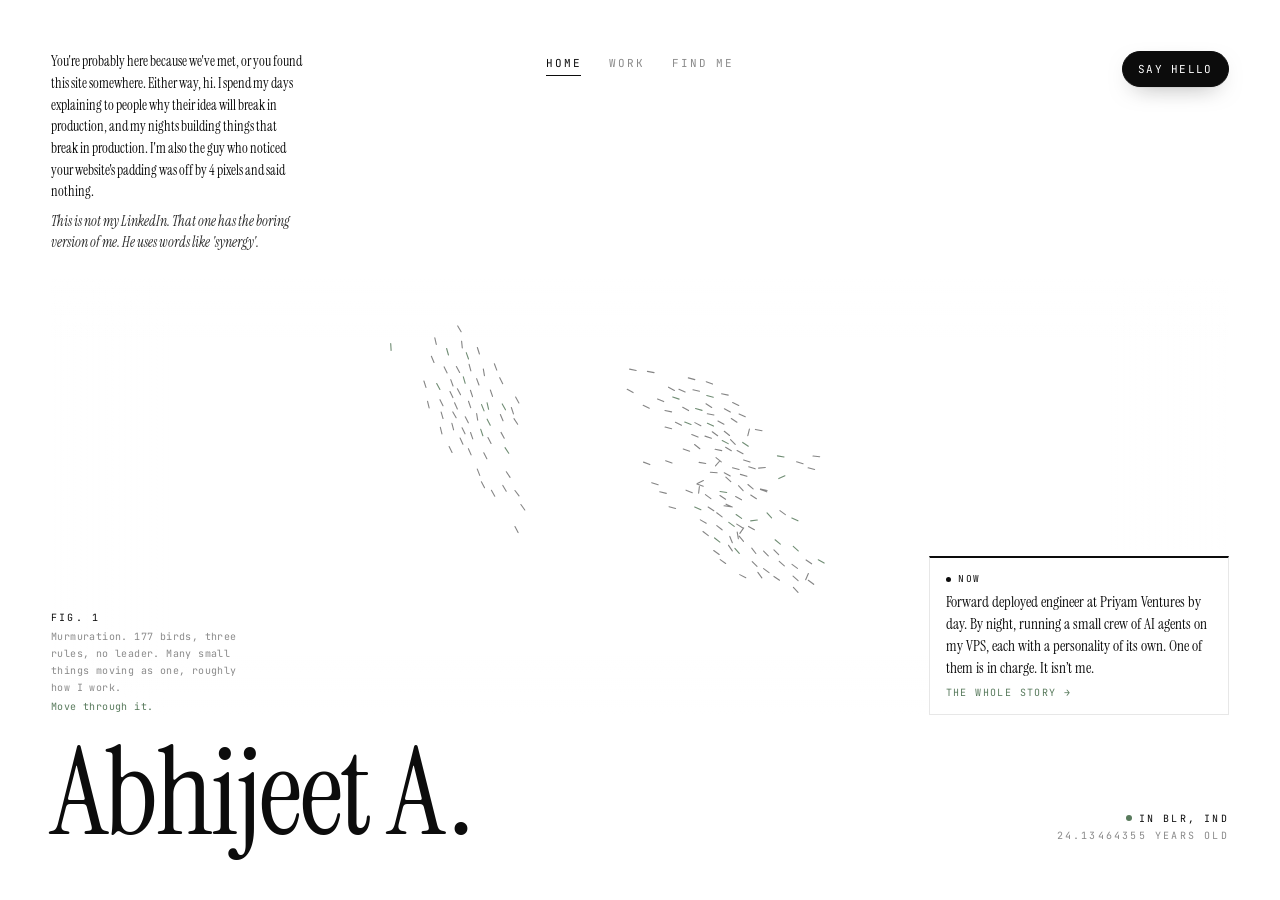
<file: index.html>
<!DOCTYPE html>
<html lang="en">
<head>
  <meta charset="utf-8" />
  <meta name="viewport" content="width=device-width, initial-scale=1" />
  <title>Abhijeet A. — fde · blr</title>
  <meta name="description" content="A generalist in Bangalore — design, code, communication, strategy. Forward deployed engineer at Priyam Ventures." />
  <link rel="canonical" href="https://abhijeet.space/" />

  <!-- ── Social preview ──────────────────────────────────────── -->
  <meta property="og:type" content="website" />
  <meta property="og:site_name" content="Abhijeet A." />
  <meta property="og:url" content="https://abhijeet.space/" />
  <meta property="og:title" content="Abhijeet A. — fde · blr" />
  <meta property="og:description" content="Speaks founder, marketing and engineer. The translator can also build — design, code and strategy, from Bangalore." />
  <meta property="og:image" content="https://abhijeet.space/assets/og.png" />
  <meta property="og:image:width" content="1200" />
  <meta property="og:image:height" content="630" />
  <meta property="og:image:type" content="image/png" />
  <meta property="og:image:alt" content="Abhijeet A. — speaks founder, marketing and engineer; the translator can also build." />
  <meta property="og:locale" content="en_US" />
  <meta name="twitter:card" content="summary_large_image" />
  <meta name="twitter:site" content="@abhjtanand" />
  <meta name="twitter:creator" content="@abhjtanand" />
  <meta name="twitter:title" content="Abhijeet A. — fde · blr" />
  <meta name="twitter:description" content="Speaks founder, marketing and engineer. The translator can also build — design, code and strategy, from Bangalore." />
  <meta name="twitter:image" content="https://abhijeet.space/assets/og.png" />
  <meta name="twitter:image:alt" content="Abhijeet A. — speaks founder, marketing and engineer; the translator can also build." />

  <!-- ── Icons & chrome ──────────────────────────────────────── -->
  <link rel="icon" type="image/png" href="./assets/favicon.png" />
  <link rel="apple-touch-icon" sizes="180x180" href="./assets/apple-touch-icon.png" />
  <link rel="manifest" href="./site.webmanifest" />
  <meta name="theme-color" content="#ffffff" />
  <meta name="apple-mobile-web-app-title" content="Abhijeet A." />

  <link rel="preconnect" href="https://fonts.googleapis.com" />
  <link rel="preconnect" href="https://fonts.gstatic.com" crossorigin />
  <link href="https://fonts.googleapis.com/css2?family=Instrument+Serif:ital@0;1&family=JetBrains+Mono:wght@400;500&display=swap" rel="stylesheet" />
  <link rel="stylesheet" href="styles.css" />

  <!-- ── Structured data ─────────────────────────────────────── -->
  <script type="application/ld+json">
  {
    "@context": "https://schema.org",
    "@type": "Person",
    "@id": "https://abhijeet.space/#person",
    "name": "Abhijeet A.",
    "givenName": "Abhijeet",
    "url": "https://abhijeet.space/",
    "image": "https://abhijeet.space/assets/og.png",
    "email": "mailto:hi@abhijeet.space",
    "description": "A generalist in Bangalore — design, code, communication, strategy.",
    "jobTitle": "Forward Deployed Engineer",
    "worksFor": {
      "@type": "Organization",
      "name": "Priyam Ventures",
      "url": "https://priyamventures.com/"
    },
    "address": {
      "@type": "PostalAddress",
      "addressLocality": "Bangalore",
      "addressRegion": "Karnataka",
      "addressCountry": "IN"
    },
    "knowsAbout": [
      "Software engineering",
      "UI/UX design",
      "Product strategy",
      "Self-hosting",
      "AI agents"
    ],
    "sameAs": [
      "https://twitter.com/abhjtanand",
      "https://github.com/abhijeetananddeo",
      "https://www.behance.net/anandabhijeet"
    ]
  }
  </script>
  <script type="application/ld+json">
  {
    "@context": "https://schema.org",
    "@type": "WebSite",
    "@id": "https://abhijeet.space/#website",
    "url": "https://abhijeet.space/",
    "name": "Abhijeet A.",
    "description": "A generalist in Bangalore — design, code, communication, strategy.",
    "inLanguage": "en",
    "publisher": { "@id": "https://abhijeet.space/#person" }
  }
  </script>
</head>
<body data-density="airy" data-rule="hairline">

  <main class="page">

    <!-- ── Top bar: intro | nav | CTA ──────────────────────────── -->
    <header class="topbar">

      <div class="intro reveal" style="--d:60ms">
        <p>You're probably here because we've met, or you found this site somewhere. Either way, hi. I spend my days explaining to people why their idea will break in production, and my nights building things that break in production. I'm also the guy who noticed your website's padding was off by 4 pixels and said nothing.</p>
        <p id="intro-random">I've never stayed in one lane. Turns out that was the right call.</p>
        <button class="intro-expand" type="button" aria-expanded="false">
          <span class="intro-expand-more">more</span>
          <span class="intro-expand-less">less</span>
        </button>
      </div>

      <nav class="nav reveal" style="--d:140ms" id="nav">
        <a href="#/" data-view="index" class="active">Home</a>
        <a href="#/work" data-view="work">Work</a>
        <a href="#/find" data-view="find">Find me</a>
      </nav>

      <button class="cta reveal" style="--d:220ms" id="cta-hello" type="button">
        <span class="cta-s cta-s-default">Say hello</span>
        <span class="cta-s cta-s-email" aria-hidden="true">
          <svg class="copy-icon" viewBox="0 0 14 14" width="12" height="12" fill="none" stroke="currentColor" stroke-width="1.5" stroke-linecap="round" stroke-linejoin="round">
            <path d="M5 1h6a1 1 0 0 1 1 1v8a1 1 0 0 1-1 1"/>
            <rect x="1" y="4" width="8" height="9" rx="1"/>
          </svg>
          <span class="cta-email">hi@abhijeet.space</span>
        </span>
        <span class="cta-s cta-s-copied" aria-hidden="true">
          <svg class="check-icon" viewBox="0 0 14 14" width="12" height="12" fill="none" stroke="currentColor" stroke-width="1.8" stroke-linecap="round" stroke-linejoin="round">
            <path d="M2.5 7.5 L5.5 10.5 L11.5 3.5"/>
          </svg>
          Copied
        </span>
        <span class="cta-sr" role="status" aria-live="polite"></span>
      </button>

    </header>

    <!-- ── Stage: switches between views ───────────────────────── -->
    <div class="stage reveal" style="--d:340ms">

      <!-- INDEX: animation lives here -->
      <section class="view view-index active" data-view="index" aria-label="Index">
        <div class="anim-wrap" id="anim-wrap">
          <div class="anim-vignette" aria-hidden="true"></div>
        </div>

        <div class="anim-foot">
          <p class="fig">
            <span class="fig-num">Fig. 1</span>
            <span class="fig-text">Murmuration. <span id="bird-count">Hundreds of</span> birds, three rules, no leader. Many small things moving as one, roughly how I work.</span>
            <span class="fig-hint" aria-hidden="true">Move through it.</span>
          </p>

          <a class="now-card" href="#/work">
            <span class="now-card-label">Now</span>
            <span class="now-card-body">Forward deployed engineer at Priyam Ventures by day. By night, running a small crew of AI agents on my VPS, each with a personality of its own. One of them is in charge. It isn’t me.</span>
            <span class="now-card-link">The whole story <span aria-hidden="true">&rarr;</span></span>
          </a>
        </div>
      </section>

      <!-- WORK -->
      <section class="view view-work" data-view="work" aria-label="Work" hidden>
        <div class="work-wrap">
          <div class="work-head-sentinel" aria-hidden="true"></div>
          <div class="work-head">
            <span class="num">Work</span>
            <span class="line"></span>
            <button class="work-jump" type="button" id="work-jump">
              <span class="work-jump-label">now</span>
              <svg class="work-jump-arrow" viewBox="0 0 10 12" width="9" height="11" fill="none" stroke="currentColor" stroke-width="1.5" stroke-linecap="round" stroke-linejoin="round" aria-hidden="true">
                <line x1="5" y1="1.5" x2="5" y2="10"/>
                <polyline points="1.6,6.4 5,10 8.4,6.4"/>
              </svg>
            </button>
          </div>

          <div class="trail-start" id="work-start">
            <span class="trail-start-dot" aria-hidden="true"></span>
            <span class="trail-start-label">the beginning</span>
          </div>

          <ol class="trail">
            <li>
              <span class="idx">01</span>
              <div class="body">
                <span class="lead">The first time the internet paid me.</span> Built a technical blog in school, wrote and coded it myself, slapped AdSense on it.
                <span class="aside">— a couple hundred dollars to a tenth grader. </span>
              </div>
            </li>
            <li>
              <span class="idx">02</span>
              <div class="body">
                <span class="lead">The “wait, you do both?” phase.</span> Campus clubs: posters, websites, games for events, whatever needed making landed on my desk.
                  This is where “I’ll just do it myself” became a personality trait.
                <span class="aside">— turns out the designer-developer hybrid isn't a myth. it's just rare.</span>
              </div>
            </li>
            <li>
              <span class="idx">03</span>
              <div class="body">
                <span class="todo">Freelance</span>
                <span class="lead">Designed and built:</span> <a href="https://concicon.com/" target="_blank" rel="noopener" class="work-link">Concicon<svg viewBox="0 0 10 10" width="9" height="9" fill="none" stroke="currentColor" stroke-width="1.5" stroke-linecap="round" stroke-linejoin="round" aria-hidden="true"><line x1="2" y1="8" x2="8" y2="2"/><polyline points="4.5,2 8,2 8,5.5"/></svg></a>. Every screen drawn in Figma, then coded by the same hands. Nothing got lost between mockup and production.
                <span class="aside">— the handoff meeting was just me, agreeing with myself.</span>
              </div>
            </li>
            <li>
              <span class="idx">04</span>
              <div class="body">
                <span class="lead">First real design work.</span> UI/UX at <strong>Learn With One</strong>, an early-stage edtech startup (funded by the Govt. of Bihar) that later pivoted into <a href="https://www.logicbloom.co.in/" target="_blank" rel="noopener" class="work-link">Logic Bloom<svg viewBox="0 0 10 10" width="9" height="9" fill="none" stroke="currentColor" stroke-width="1.5" stroke-linecap="round" stroke-linejoin="round" aria-hidden="true"><line x1="2" y1="8" x2="8" y2="2"/><polyline points="4.5,2 8,2 8,5.5"/></svg></a>.
                <span class="aside">— my pixels are still in there somewhere.</span>
              </div>
            </li>
            <li>
              <span class="idx">05</span>
              <div class="body">
                <span class="lead">Real product. Real users. Real consequences.</span> Software engineer at <a href="https://priyamventures.com/" target="_blank" rel="noopener" class="work-link">Priyam Ventures<svg viewBox="0 0 10 10" width="9" height="9" fill="none" stroke="currentColor" stroke-width="1.5" stroke-linecap="round" stroke-linejoin="round" aria-hidden="true"><line x1="2" y1="8" x2="8" y2="2"/><polyline points="4.5,2 8,2 8,5.5"/></svg></a>, post-acquisition, thousands of daily users, support tickets rolling in, tools to fix and tools to build. All of it planned, architected, and shipped by hand.
                <span class="aside">— pre ai era. we tested on prod sometimes. the users never knew.</span>
              </div>
            </li>
            <li>
              <span class="idx">06</span>
              <div class="body">
                <span class="todo">Tinkering</span>
                <span class="lead">The lab that never closes.</span> A VPS that started as a place to run things no one asked for and now houses a small crew of AI agents, each with a name, a job, and opinions. Around it: a self-hosted media server and an ESP32 that detects people using wifi signals alone. Most of it gets narrated on <a href="https://twitter.com/abhjtanand" target="_blank" rel="noopener" class="work-link">twitter<svg viewBox="0 0 10 10" width="9" height="9" fill="none" stroke="currentColor" stroke-width="1.5" stroke-linecap="round" stroke-linejoin="round" aria-hidden="true"><line x1="2" y1="8" x2="8" y2="2"/><polyline points="4.5,2 8,2 8,5.5"/></svg></a> before it's anywhere near finished.
                <span class="aside">— current status: the agents work longer hours than I do. none of them have asked for a raise.</span>
              </div>
            </li>
            <li id="work-now">
              <span class="idx">07</span>
              <div class="body">
                <span class="lead">Every previous hat, worn at once.</span> <span class="abbr-wrap"><span class="abbr" tabindex="0" aria-describedby="fde-def">FDE</span><span class="abbr-tooltip" role="tooltip" id="fde-def"><span class="abbr-head"><span class="abbr-word">FDE</span><span class="abbr-phon">/ˌef ˌdiː ˈiː/</span></span><span class="abbr-pos">noun · informal</span><span class="abbr-def">Speaks founder, marketing, and engineer simultaneously. Turns “can we just—” into “here’s why not” or “already shipped it.” Nothing gets lost in translation because the translator can also build.</span><span class="abbr-eg">“Wait, that’s a real title?” — it is now.</span></span></span> at <a href="https://priyamventures.com/" target="_blank" rel="noopener" class="work-link">Priyam Ventures<svg viewBox="0 0 10 10" width="9" height="9" fill="none" stroke="currentColor" stroke-width="1.5" stroke-linecap="round" stroke-linejoin="round" aria-hidden="true"><line x1="2" y1="8" x2="8" y2="2"/><polyline points="4.5,2 8,2 8,5.5"/></svg></a> — founder conversations, marketing feasibility checks, engineering discussions, deadlines that actually hold, and the occasional fix that goes from “noticed” to “shipped” without a meeting.
                <span class="now">now</span>
                <span class="aside">— every previous chapter was apparently training for this.</span>
              </div>
            </li>
          </ol>
        </div>
      </section>

      <!-- FIND ME -->
      <section class="view view-find" data-view="find" aria-label="Find me" hidden>
        <div class="find-wrap">
          <div class="find-head">Find me</div>
          <ul class="find-list">
            <li>
              <a class="find-item" href="mailto:hi@abhijeet.space">
                <span class="find-platform">Email</span>
                <span class="find-detail">
                  <span class="find-handle">hi@abhijeet.space</span>
                  <span class="find-arrow"><svg viewBox="0 0 10 10" width="11" height="11" fill="none" stroke="currentColor" stroke-width="1.5" stroke-linecap="round" stroke-linejoin="round" aria-hidden="true"><line x1="2" y1="8" x2="8" y2="2"/><polyline points="4.5,2 8,2 8,5.5"/></svg></span>
                </span>
              </a>
            </li>
            <li>
              <a class="find-item" href="https://twitter.com/abhjtanand" target="_blank" rel="noopener">
                <span class="find-platform">Twitter</span>
                <span class="find-detail">
                  <span class="find-handle">@abhjtanand</span>
                  <span class="find-arrow"><svg viewBox="0 0 10 10" width="11" height="11" fill="none" stroke="currentColor" stroke-width="1.5" stroke-linecap="round" stroke-linejoin="round" aria-hidden="true"><line x1="2" y1="8" x2="8" y2="2"/><polyline points="4.5,2 8,2 8,5.5"/></svg></span>
                </span>
              </a>
            </li>
            <li>
              <a class="find-item" href="https://github.com/abhijeetananddeo" target="_blank" rel="noopener">
                <span class="find-platform">GitHub</span>
                <span class="find-detail">
                  <span class="find-handle">abhijeetananddeo</span>
                  <span class="find-arrow"><svg viewBox="0 0 10 10" width="11" height="11" fill="none" stroke="currentColor" stroke-width="1.5" stroke-linecap="round" stroke-linejoin="round" aria-hidden="true"><line x1="2" y1="8" x2="8" y2="2"/><polyline points="4.5,2 8,2 8,5.5"/></svg></span>
                </span>
              </a>
            </li>
            <li>
              <a class="find-item" href="https://www.behance.net/anandabhijeet" target="_blank" rel="noopener">
                <span class="find-platform">Behance</span>
                <span class="find-detail">
                  <span class="find-handle">anandabhijeet</span>
                  <span class="find-arrow"><svg viewBox="0 0 10 10" width="11" height="11" fill="none" stroke="currentColor" stroke-width="1.5" stroke-linecap="round" stroke-linejoin="round" aria-hidden="true"><line x1="2" y1="8" x2="8" y2="2"/><polyline points="4.5,2 8,2 8,5.5"/></svg></span>
                </span>
              </a>
            </li>
          </ul>
        </div>
      </section>

    </div>

    <!-- ── Bottom: name left, meta right ───────────────────────── -->
    <footer class="namebar">
      <h1 class="name" aria-label="Abhijeet A.">
        <span class="word" aria-hidden="true"><span class="ch" style="--i:0">A</span><span class="ch" style="--i:1">b</span><span class="ch" style="--i:2">h</span><span class="ch" style="--i:3">i</span><span class="ch" style="--i:4">j</span><span class="ch" style="--i:5">e</span><span class="ch" style="--i:6">e</span><span class="ch" style="--i:7">t</span></span> <span class="a" aria-hidden="true"><span class="ch" style="--i:9">A</span><span class="period">.</span></span>
      </h1>
      <div class="meta reveal" style="--d:560ms">
        <div class="live">In Blr, Ind</div>
        <div><span id="age-counter">23.58904110</span> years old</div>
      </div>
    </footer>

  </main>

  <script src="murmuration.js"></script>
  <script src="app.js"></script>

</body>
</html>
</file>
<file: styles.css>
/* ── Variables & reset ──────────────────────────────────────────── */
:root {
  --bg: #ffffff;
  --ink: #0c0c0c;
  --ink-2: #2a2a2a;
  --muted: #8a8a8a;
  --faint: #c4c4c4;
  --rule: #e7e7e7;
  --accent: #587a5c;          /* subtle pine green */
  --shine:  #3aa05a;          /* brighter green for glints */
  --serif: "Instrument Serif", "Iowan Old Style", Georgia, serif;
  --mono:  "JetBrains Mono", ui-monospace, "SF Mono", Menlo, monospace;
  --pad:   clamp(24px, 4vw, 56px);
}

* { box-sizing: border-box; }
html, body { margin: 0; padding: 0; }

html {
  background: var(--bg);
  color: var(--ink);
  font-family: var(--serif);
  font-size: 15px;
  line-height: 1.5;
  -webkit-font-smoothing: antialiased;
  text-rendering: optimizeLegibility;
  height: 100%;
  overflow: hidden;
}
body {
  height: 100%;
  overflow: hidden;
}

a { color: inherit; text-decoration: none; }
::selection { background: var(--ink); color: var(--bg); }

/* ── Page shell: magazine-cover grid ───────────────────────────── */
.page {
  height: 100svh;
  display: grid;
  grid-template-rows: auto minmax(0, 1fr) auto;
  padding: var(--pad);
  gap: 24px;
  overflow: hidden;
  transition:
    padding 460ms cubic-bezier(0.2, 0.6, 0.2, 1),
    gap     460ms cubic-bezier(0.2, 0.6, 0.2, 1);
}

/* ── Scroll mode: work + find unlock the page ─────────────────── */
html:has(body[data-view="work"]),
html:has(body[data-view="find"]) {
  height: auto;
  overflow: visible;
}
body[data-view="work"],
body[data-view="find"] {
  height: auto;
  overflow: visible;
}
body[data-view="work"]  .page,
body[data-view="find"]  .page {
  height: auto;
  min-height: 100svh;
  overflow: visible;
  /* Parked tooltips must never widen the page; clip keeps sticky working */
  overflow-x: clip;
  padding: clamp(20px, 2.4vw, 36px);
  gap: 18px;
}
body[data-view="work"]  .stage,
body[data-view="find"]  .stage {
  display: block;
  overflow: visible;
  place-items: stretch;
  min-height: 0;
}
body[data-view="work"]  .view-work,
body[data-view="find"]  .view-find {
  position: static;
  display: block;
  height: auto;
  align-items: initial;
  padding: 0;
  overflow: visible;
}

/* ── Keyboard focus ─────────────────────────────────────────────── */
:where(a, button, [tabindex]):focus-visible {
  outline: 1.5px solid var(--accent);
  outline-offset: 4px;
  border-radius: 2px;
}
.cta:focus-visible { border-radius: 999px; }

/* ── Reveal animation ───────────────────────────────────────────── */
.reveal {
  opacity: 0;
  transform: translateY(10px);
  animation: rise 880ms cubic-bezier(0.2, 0.6, 0.2, 1) forwards;
  animation-delay: var(--d, 0ms);
}
@keyframes rise { to { opacity: 1; transform: none; } }
@media (prefers-reduced-motion: reduce) {
  .reveal { animation: none; opacity: 1; transform: none; }
  .trail .now::before,
  .now-card-label::before,
  .namebar .meta .live::before { animation: none; }
}

/* ── Topbar: intro | nav | CTA ──────────────────────────────────── */
.topbar {
  display: grid;
  grid-template-columns: 1fr auto 1fr;
  align-items: start;
  gap: 32px;
}

.intro {
  max-width: 42ch;
  font-family: var(--serif);
  font-size: clamp(14px, 1.05vw, 16px);
  line-height: 1.55;
  color: var(--ink);
}
.intro p { margin: 0; }
.intro p + p {
  margin-top: 0.55em;
  color: var(--ink-2);
  font-style: italic;
}

.nav {
  justify-self: center;
  display: flex;
  gap: 28px;
  font-family: var(--mono);
  font-size: 11px;
  letter-spacing: 0.16em;
  text-transform: uppercase;
  align-items: center;
  padding-top: 4px;
}
.nav a {
  position: relative;
  padding-bottom: 4px;
  color: var(--muted);
  transition: color 220ms ease;
}
.nav a::after {
  content: "";
  position: absolute;
  left: 0; bottom: 0;
  height: 1px;
  width: 100%;
  background: currentColor;
  transform-origin: left;
  transform: scaleX(0);
  transition: transform 360ms cubic-bezier(0.2, 0.6, 0.2, 1);
}
.nav a:hover,
.nav a.active { color: var(--ink); }
.nav a:hover::after,
.nav a.active::after { transform: scaleX(1); }

.cta {
  appearance: none;
  -webkit-appearance: none;
  justify-self: end;
  position: relative;
  display: inline-flex;
  align-items: center;
  justify-content: center;
  overflow: hidden;
  font-family: var(--mono);
  font-size: 11px;
  letter-spacing: 0.12em;
  text-transform: uppercase;
  color: var(--bg);
  background: var(--ink);
  border: 1px solid var(--ink);
  border-radius: 999px;
  padding: 10px 16px;
  white-space: nowrap;
  cursor: pointer;
  box-shadow: 0 1px 0 rgba(12,12,12,.04), 0 8px 24px -12px rgba(12,12,12,.55);
  transition:
    width            400ms cubic-bezier(0.34, 1.06, 0.64, 1),
    background-color 320ms cubic-bezier(0.2, 0.6, 0.2, 1),
    border-color     320ms cubic-bezier(0.2, 0.6, 0.2, 1),
    transform        220ms ease,
    box-shadow       320ms ease;
}
.cta:hover {
  transform: translateY(-1px);
  box-shadow: 0 0 0 1.5px var(--ink), 0 10px 24px -10px rgba(12,12,12,.25);
}
.cta:active { transform: translateY(0); }

/* ── CTA state spans ─────────────────────────────────────────── */
.cta-s {
  display: inline-flex;
  align-items: center;
  gap: 8px;
  white-space: nowrap;
  transition: opacity 220ms ease, transform 260ms ease;
}

/* Default: in flow, sets natural button width */
.cta-s-default { /* inherits above */ }

/* Email + copied: absolute, centred, don't affect button width */
.cta-s-email,
.cta-s-copied {
  position: absolute;
  top: 50%; left: 50%;
  transform: translate(-50%, -50%);
  opacity: 0;
  pointer-events: none;
}

/* Hover → show email */
.cta.is-hovered:not(.is-copied) .cta-s-default {
  opacity: 0;
  transform: translateY(-5px);
}
.cta.is-hovered:not(.is-copied) .cta-s-email {
  opacity: 1;
  pointer-events: auto;
}

/* Copied → show tick */
.cta.is-copied .cta-s-default {
  opacity: 0;
  transform: translateY(-5px);
}
.cta.is-copied .cta-s-copied {
  opacity: 1;
  pointer-events: auto;
}

/* Tick draws in */
.cta .check-icon { display: inline-block; flex-shrink: 0; }
.cta .check-icon path {
  stroke-dasharray: 14;
  stroke-dashoffset: 14;
}
.cta.is-copied .check-icon path {
  stroke-dashoffset: 0;
  transition: stroke-dashoffset 380ms cubic-bezier(0.2, 0.6, 0.2, 1) 180ms;
}

.cta .copy-icon { display: inline-block; flex-shrink: 0; }

.cta .cta-email {
  font-family: var(--mono);
  text-transform: none;
  letter-spacing: 0.02em;
}

/* Screen-reader status (visually hidden) */
.cta-sr {
  position: absolute;
  width: 1px; height: 1px;
  padding: 0; margin: -1px;
  overflow: hidden;
  clip: rect(0, 0, 0, 0);
  border: 0;
}

/* Copied state colours */
.cta.is-copied {
  background: var(--accent);
  border-color: var(--accent);
  box-shadow: 0 1px 0 rgba(88,122,92,.10), 0 14px 28px -12px rgba(88,122,92,.55);
}
.cta.is-copied:hover {
  box-shadow: 0 0 0 1.5px var(--accent), 0 10px 24px -10px rgba(88,122,92,.25);
}

/* ── Stage ──────────────────────────────────────────────────────── */
.stage {
  position: relative;
  display: grid;
  place-items: center;
  min-height: 0;
  overflow: hidden;
}

/* ── Views ──────────────────────────────────────────────────────── */
.view {
  grid-area: 1 / 1;
  width: 100%;
  height: 100%;
  display: flex;
  align-items: center;
  justify-content: center;
  opacity: 0;
  transform: translateY(14px);
  pointer-events: none;
  will-change: transform, opacity;
  transition:
    opacity  520ms cubic-bezier(0.2, 0.6, 0.2, 1),
    transform 620ms cubic-bezier(0.2, 0.6, 0.2, 1);
}
.view.active {
  opacity: 1;
  transform: none;
  pointer-events: auto;
  transition-delay: 160ms;
}
.view[hidden] { display: none; }

/* Fade work/find content in after the layout settles */
.view-work .work-wrap,
.view-find .find-wrap {
  opacity: 0;
  transition: opacity 420ms ease;
}
.view-work.active .work-wrap,
.view-find.active .find-wrap {
  opacity: 1;
  transition-delay: 220ms;
}

/* ── Animation view ─────────────────────────────────────────────── */
.view-index { padding: 0; }

.anim-wrap {
  width: 100%;
  height: 100%;
  position: relative;
  overflow: hidden;
}
.anim-vignette {
  position: absolute;
  inset: 0;
  pointer-events: none;
  background:
    linear-gradient(to bottom, rgba(255,255,255,.85) 0%, rgba(255,255,255,0) 14%, rgba(255,255,255,0) 86%, rgba(255,255,255,.85) 100%),
    linear-gradient(to right,  rgba(255,255,255,.85) 0%, rgba(255,255,255,0) 10%, rgba(255,255,255,0) 90%, rgba(255,255,255,.85) 100%);
}

/* Caption + "now" card sit over the bottom fade of the flock */
.view-index { position: relative; }
.anim-foot {
  position: absolute;
  left: 0; right: 0; bottom: 0;
  display: flex;
  align-items: flex-end;
  justify-content: space-between;
  gap: 32px;
  pointer-events: none;
}
.anim-foot > * { pointer-events: auto; }

.fig {
  margin: 0;
  max-width: 34ch;
  font-family: var(--mono);
  font-size: 10px;
  letter-spacing: 0.04em;
  line-height: 1.7;
  color: var(--muted);
}
.fig-num {
  display: block;
  margin-bottom: 2px;
  letter-spacing: 0.22em;
  text-transform: uppercase;
  color: var(--ink);
}
.fig-hint {
  display: block;
  margin-top: 2px;
  color: var(--accent);
}

.now-card {
  display: grid;
  gap: 6px;
  max-width: 300px;
  padding: 14px 16px;
  background: var(--bg);
  border: 1px solid var(--rule);
  border-top: 2px solid var(--ink);
  transition:
    transform    320ms cubic-bezier(0.2, 0.6, 0.2, 1),
    box-shadow   320ms ease;
}
.now-card:hover {
  transform: translateY(-2px);
  box-shadow: 0 12px 32px -12px rgba(12,12,12,.18);
}
.now-card-label {
  display: inline-flex;
  align-items: center;
  gap: 7px;
  font-family: var(--mono);
  font-size: 9.5px;
  letter-spacing: 0.2em;
  text-transform: uppercase;
  color: var(--ink);
}
.now-card-label::before {
  content: "";
  width: 5px; height: 5px;
  border-radius: 50%;
  background: var(--ink);
  animation: pulse 1.8s ease-in-out infinite;
}
.now-card-body {
  font-family: var(--serif);
  font-size: 15px;
  line-height: 1.45;
  color: var(--ink);
}
.now-card-link {
  font-family: var(--mono);
  font-size: 10px;
  letter-spacing: 0.14em;
  text-transform: uppercase;
  color: var(--accent);
}
.now-card-link span {
  display: inline-block;
  transition: transform 320ms cubic-bezier(0.2, 0.6, 0.2, 1);
}
.now-card:hover .now-card-link span { transform: translateX(3px); }

/* ── Work view ──────────────────────────────────────────────────── */
.view-work {
  align-items: flex-start;
  padding: 8px 0 16px;
  overflow-y: auto;
  overscroll-behavior: contain;
  scrollbar-width: thin;
  scrollbar-color: var(--faint) transparent;
}
.view-work::-webkit-scrollbar { width: 6px; }
.view-work::-webkit-scrollbar-track { background: transparent; }
.view-work::-webkit-scrollbar-thumb {
  background: var(--faint);
  border-radius: 3px;
}
.view-work::-webkit-scrollbar-thumb:hover { background: var(--muted); }
.work-wrap {
  width: 100%;
  max-width: 680px;
  margin: 0 auto;
}
.work-head {
  display: grid;
  grid-template-columns: auto 1fr auto;
  align-items: center;
  gap: 18px;
  margin: 4px 0 24px;
  font-family: var(--mono);
  font-size: 11px;
  text-transform: uppercase;
  letter-spacing: 0.18em;
  color: var(--ink);
}
/* Keep the jump control reachable for the whole scroll */
body[data-view="work"] .work-head {
  position: sticky;
  top: 0;
  z-index: 2;
  /* Full-bleed paper, content kept in the column. Safari 26 only tints
     the status-bar area from a pinned header that spans the viewport;
     a narrower one lets the page scroll visibly behind the clock. */
  margin: 0 calc(50% - 50vw) 24px;
  padding: 14px calc(50vw - 50%) 12px;
  background: var(--bg);
}
/* iOS Safari paints the page behind the status bar; once stuck, carry the
   header's paper up into that strip so text doesn't scroll through above it */
body[data-view="work"] .work-head.is-stuck {
  box-shadow: 0 -160px 0 0 var(--bg);
}
.work-head-sentinel { height: 1px; margin-bottom: -1px; }
.work-head .num   { color: var(--muted); }
.work-head .line  {
  position: relative;
  height: 1px;
  background: var(--rule);
}
/* Reading progress: ink fills the rule as you move down the trail */
.work-head .line::after {
  content: "";
  position: absolute;
  inset: 0;
  background: var(--ink);
  transform-origin: left;
  transform: scaleX(var(--p, 0));
  transition: transform 120ms linear;
}

/* Jump between the start of the story and the present */
.work-jump {
  appearance: none;
  -webkit-appearance: none;
  display: inline-flex;
  align-items: center;
  gap: 7px;
  font-family: var(--mono);
  font-size: 9.5px;
  letter-spacing: 0.2em;
  text-transform: uppercase;
  color: var(--muted);
  background: transparent;
  border: 1px solid var(--rule);
  border-radius: 2px;
  padding: 5px 9px;
  cursor: pointer;
  white-space: nowrap;
  transition:
    color        220ms ease,
    border-color 220ms ease;
}
.work-jump:hover { color: var(--ink); border-color: var(--ink); }
.work-jump-arrow {
  flex-shrink: 0;
  transition: transform 320ms cubic-bezier(0.2, 0.6, 0.2, 1);
}
/* Flips to point back at the beginning once you've reached the present */
.work-jump.is-at-now .work-jump-arrow { transform: rotate(180deg); }

/* Marker: where the story starts */
.trail-start {
  display: flex;
  align-items: center;
  gap: 10px;
  padding-bottom: 12px;
  font-family: var(--mono);
  font-size: 9.5px;
  letter-spacing: 0.2em;
  text-transform: uppercase;
  color: var(--muted);
}
.trail-start-dot {
  width: 5px; height: 5px;
  border: 1px solid var(--faint);
  border-radius: 50%;
}
.trail-start::after {
  content: "";
  flex: 1;
  height: 1px;
  background: var(--rule);
}

/* Trail */
.trail {
  list-style: none;
  margin: 0; padding: 0;
  border-top: 1px solid var(--rule);
}
/* The start marker already draws the top rule */
.trail-start + .trail { border-top: none; }
.trail li {
  display: block;
  padding: 24px 0;
  border-bottom: 1px solid var(--rule);
}
body[data-density="airy"] .trail li { padding: 34px 0; }
body[data-density="tight"] .trail li { padding: 14px 0; }

/* Breathing room when jumped to */
.trail-start,
.trail li { scroll-margin-top: 24px; }

.trail .idx { display: none; }

.trail .body {
  font-family: var(--serif);
  font-size: clamp(18px, 1.7vw, 21px);
  line-height: 1.45;
  color: var(--ink);
}
.trail .lead { font-style: italic; font-weight: 700; }
.trail .body strong { font-weight: 700; font-style: normal; }

/* Inline external link (e.g. Logic Bloom) */
.work-link {
  display: inline-flex;
  align-items: baseline;
  gap: 3px;
  font-weight: 700;
  color: var(--accent);
  text-decoration: underline;
  text-underline-offset: 3px;
  text-decoration-thickness: 1px;
  text-decoration-color: color-mix(in srgb, var(--accent) 35%, transparent);
  transition: text-decoration-color 200ms ease;
}
.work-link:hover { text-decoration-color: var(--accent); }
.work-link svg {
  flex-shrink: 0;
  transition: transform 280ms cubic-bezier(0.34, 1.4, 0.64, 1);
}
/* The arrow hops the way it points */
.work-link:hover svg { transform: translate(2px, -2px); }
.trail .aside {
  display: block;
  margin-top: 8px;
  font-family: var(--mono);
  font-size: 11px;
  letter-spacing: 0.04em;
  color: var(--muted);
  line-height: 1.55;
}

.trail .now {
  display: inline-flex;
  align-items: center;
  gap: 7px;
  margin-left: 10px;
  vertical-align: 0.18em;
  font-family: var(--mono);
  font-size: 9.5px;
  letter-spacing: 0.2em;
  text-transform: uppercase;
  color: var(--ink);
  padding: 3px 8px 3px 9px;
  border: 1px solid var(--ink);
  border-radius: 2px;
  white-space: nowrap;
}
.trail .now::before {
  content: "";
  width: 5px; height: 5px;
  border-radius: 50%;
  background: var(--ink);
  animation: pulse 1.8s ease-in-out infinite;
}
@keyframes pulse {
  0%, 100% { opacity: 1; transform: scale(1); }
  50%       { opacity: 0.2; transform: scale(0.72); }
}

.trail .todo {
  display: inline-block;
  vertical-align: middle;
  font-family: var(--mono);
  font-size: 10px;
  letter-spacing: 0.18em;
  text-transform: uppercase;
  color: var(--muted);
  padding: 2px 7px;
  border: 1px dashed var(--faint);
  border-radius: 2px;
  margin-right: 8px;
  white-space: nowrap;
}

/* ── Abbreviation dictionary tooltip ───────────────────────────── */
.abbr-wrap {
  position: relative;
  display: inline-block;
}
.abbr {
  border-bottom: 1px dotted var(--muted);
  cursor: help;
}
.abbr-tooltip {
  position: absolute;
  bottom: calc(100% + 10px);
  left: 50%;
  transform: translateX(calc(-50% + var(--tip-shift, 0px))) translateY(6px);
  width: 270px;
  max-width: calc(100vw - 24px);
  visibility: hidden;
  background: var(--bg);
  border: 1px solid var(--rule);
  border-top: 2px solid var(--ink);
  padding: 14px 16px;
  box-shadow: 0 12px 32px -8px rgba(12,12,12,.18);
  opacity: 0;
  pointer-events: none;
  transition:
    opacity    180ms ease,
    transform  220ms cubic-bezier(0.2, 0.6, 0.2, 1),
    visibility 0s linear 220ms;
  z-index: 10;
  text-align: left;
  font-style: normal;
  font-weight: 400;
}
.abbr-wrap:hover .abbr-tooltip,
.abbr-wrap:focus-within .abbr-tooltip {
  opacity: 1;
  visibility: visible;
  transform: translateX(calc(-50% + var(--tip-shift, 0px))) translateY(0);
  transition-delay: 0s;
}
.abbr:focus-visible { outline-offset: 2px; }
.abbr-head {
  display: flex;
  align-items: baseline;
  gap: 8px;
}
.abbr-word {
  font-family: var(--serif);
  font-size: 16px;
  font-weight: 700;
  color: var(--ink);
  letter-spacing: -0.01em;
}
.abbr-phon {
  font-family: var(--serif);
  font-size: 13px;
  color: var(--muted);
  font-style: italic;
}
.abbr-pos {
  display: block;
  font-family: var(--mono);
  font-size: 9.5px;
  letter-spacing: 0.14em;
  text-transform: uppercase;
  color: var(--muted);
  margin-top: 6px;
}
.abbr-def {
  display: block;
  font-family: var(--serif);
  font-size: 13px;
  line-height: 1.55;
  color: var(--ink);
  margin-top: 8px;
}
.abbr-eg {
  display: block;
  font-family: var(--serif);
  font-size: 12px;
  line-height: 1.5;
  color: var(--muted);
  font-style: italic;
  margin-top: 8px;
  padding-top: 8px;
  border-top: 1px solid var(--rule);
}

/* ── Find me view ───────────────────────────────────────────────── */
body[data-view="find"] .stage {
  display: grid;
  place-items: center;
}

.view-find { align-items: center; }
.find-wrap {
  width: 100%;
  max-width: 580px;
  margin-inline: auto;
}
.find-head {
  font-family: var(--mono);
  font-size: 11px;
  letter-spacing: 0.18em;
  text-transform: uppercase;
  color: var(--muted);
  margin-bottom: 14px;
  display: flex;
  align-items: center;
  gap: 14px;
}
.find-head::after {
  content: "";
  flex: 1;
  height: 1px;
  background: var(--rule);
}

.find-list {
  list-style: none;
  margin: 0; padding: 0;
  border-top: 1px solid var(--rule);
}
.find-list li { display: block; }

.find-item {
  display: flex;
  align-items: center;
  justify-content: space-between;
  padding: 18px 0;
  border-bottom: 1px solid var(--rule);
  color: var(--ink);
  text-decoration: none;
  gap: 20px;
  transition: color 200ms;
}
.find-platform {
  font-family: var(--serif);
  font-size: clamp(28px, 3.8vw, 52px);
  font-weight: 400;
  line-height: 1;
  transition: transform 320ms cubic-bezier(0.2, 0.6, 0.2, 1);
}
.find-item:hover .find-platform {
  transform: translateX(4px);
}

/* Handles stay visible so the list can be scanned; hover sharpens them */
.find-detail {
  display: inline-flex;
  align-items: center;
  gap: 8px;
  flex-shrink: 0;
  color: var(--faint);
  transition:
    color     240ms cubic-bezier(0.2, 0.6, 0.2, 1),
    transform 280ms cubic-bezier(0.2, 0.6, 0.2, 1);
}
.find-item:hover .find-detail,
.find-item:focus-visible .find-detail {
  color: var(--ink);
  transform: translate(4px, -2px);
}
.find-item:focus-visible .find-platform { transform: translateX(4px); }

.find-handle {
  font-family: var(--mono);
  font-size: 11px;
  letter-spacing: 0.06em;
  color: var(--muted);
}
.find-item:hover .find-handle,
.find-item:focus-visible .find-handle { color: var(--ink); }
.find-arrow {
  display: inline-flex;
  align-items: center;
  flex-shrink: 0;
}

/* ── Namebar: name left, meta right ─────────────────────────────── */
.namebar {
  display: grid;
  grid-template-columns: 1fr auto;
  align-items: end;
  gap: 24px;
  transition:
    padding-top 460ms cubic-bezier(0.2, 0.6, 0.2, 1),
    margin-top  460ms cubic-bezier(0.2, 0.6, 0.2, 1),
    border-color 460ms ease;
}

/* Hide intro text on non-home views */
body[data-view="work"] .intro,
body[data-view="find"] .intro {
  display: none;
}

/* Re-pin nav and CTA to their original columns so they don't drift */
body[data-view="work"] .nav,
body[data-view="find"] .nav {
  grid-column: 2;
}
body[data-view="work"] .cta,
body[data-view="find"] .cta {
  grid-column: 3;
}

/* Footer feel on scroll views */
body[data-view="work"] .namebar,
body[data-view="find"] .namebar {
  margin-top: 32px;
  padding-top: 24px;
  border-top: 1px solid var(--rule);
}
body[data-view="work"] .namebar .meta,
body[data-view="find"] .namebar .meta {
  padding-bottom: 0.2em;
}
h1.name {
  font-family: var(--serif);
  font-weight: 400;
  font-size: clamp(56px, 9.5vw, 140px);
  line-height: 0.9;
  letter-spacing: -0.02em;
  margin: 0;
  color: var(--ink);
  transition: font-size 460ms cubic-bezier(0.2, 0.6, 0.2, 1);
}
h1.name .a      { font-style: normal; }
h1.name .period { margin-left: 0.05em; }

/* Smaller name on scroll views */
body[data-view="work"] h1.name,
body[data-view="find"] h1.name {
  font-size: clamp(28px, 3.6vw, 56px);
}

.namebar .meta {
  text-align: right;
  font-family: var(--mono);
  font-size: 10px;
  letter-spacing: 0.22em;
  text-transform: uppercase;
  color: var(--muted);
  line-height: 1.7;
  padding-bottom: 0.5em;
}
.namebar .meta .live {
  display: inline-flex;
  align-items: center;
  gap: 7px;
  color: var(--ink);
}
.namebar .meta .live::before {
  content: "";
  width: 6px; height: 6px;
  border-radius: 50%;
  background: var(--accent);
  box-shadow: 0 0 0 0 rgba(88, 122, 92, 0.45);
  animation: pulse-green 1.9s ease-in-out infinite;
}
@keyframes pulse-green {
  0%, 100% { opacity: 1; box-shadow: 0 0 0 0 rgba(88, 122, 92, 0.45); }
  50%       { opacity: 0.55; box-shadow: 0 0 0 5px rgba(88, 122, 92, 0); }
}

/* ── Rule weight ────────────────────────────────────────────────── */
body[data-rule="bold"] { --rule: #1a1a1a; }
body[data-rule="none"] { --rule: transparent; }

/* ── Intro expand button (mobile only, hidden by default) ─────── */
.intro-expand {
  display: none;
}

/* ── First paragraph clamp animation ───────────────────────────── */
.intro p:first-child {
  position: relative;
  overflow: hidden;
  max-height: var(--intro-p1-h, 1000px);
  transition: max-height 480ms cubic-bezier(0.2, 0.6, 0.2, 1);
}
.intro p:first-child::after {
  content: '';
  position: absolute;
  bottom: 0; left: 0; right: 0;
  height: 1.8em;
  background: linear-gradient(to bottom, transparent, var(--bg));
  opacity: 0;
  pointer-events: none;
  transition: opacity 300ms ease;
}
.intro.is-clamped p:first-child::after {
  opacity: 1;
}

/* ── Mobile ─────────────────────────────────────────────────────── */
@media (max-width: 720px) {
  .topbar {
    grid-template-columns: 1fr;
    gap: 18px;
  }
  .intro { max-width: 100%; }
  .nav   { justify-self: start; gap: 22px; }

  /* Shift left so the button label aligns with intro/nav text;
     add a touch of top breathing room */
  .cta {
    justify-self: start;
    margin-left: -4px;
    margin-top: 6px;
  }

  /* Keep padding constant on mobile — no shrink when switching tabs */
  body[data-view="work"] .page,
  body[data-view="find"] .page {
    padding: var(--pad);
    gap: 24px;
  }

  /* Phones: no flock, no caption — just the "now" note above the name */
  .anim-wrap,
  .fig { display: none; }
  .anim-foot { justify-content: flex-start; }
  .now-card {
    max-width: none;
    padding: 14px 0 0;
    border: none;
    border-top: 1px solid var(--rule);
  }
  .now-card:hover { transform: none; box-shadow: none; }

  .namebar { grid-template-columns: 1fr; }
  .namebar .meta { text-align: left; }
  h1.name { font-size: clamp(48px, 13vw, 80px); }
  .find-platform { font-size: clamp(24px, 7vw, 36px); }

  /* Mobile: show intro on work/find but animate-clamp to 2 lines */
  body[data-view="work"] .intro,
  body[data-view="find"] .intro {
    display: block;
  }
  body[data-view="work"] .intro-expand,
  body[data-view="find"] .intro-expand {
    display: inline-flex;
    align-items: center;
    gap: 4px;
    margin-top: 6px;
    appearance: none;
    -webkit-appearance: none;
    background: none;
    border: none;
    padding: 0;
    cursor: pointer;
    font-family: var(--mono);
    font-size: 10px;
    letter-spacing: 0.14em;
    text-transform: uppercase;
    color: var(--muted);
    transition: color 200ms ease, opacity 240ms ease;
    opacity: 0;
    animation: intro-btn-in 300ms ease 480ms forwards;
  }
  body[data-view="work"] .intro-expand:hover,
  body[data-view="find"] .intro-expand:hover {
    color: var(--ink);
  }
  @keyframes intro-btn-in {
    to { opacity: 1; }
  }
  .intro-expand .intro-expand-less { display: none; }
  .intro-expand .intro-expand-more { display: inline; }
  .intro.is-expanded .intro-expand .intro-expand-less { display: inline; }
  .intro.is-expanded .intro-expand .intro-expand-more { display: none; }
  body[data-view="work"] .intro p + p,
  body[data-view="find"] .intro p + p {
    display: none;
  }
  body[data-view="work"] .intro.is-expanded p + p,
  body[data-view="find"] .intro.is-expanded p + p {
    display: block;
  }
  /* Mobile: reset desktop grid-column pins — single column stacks naturally */
  body[data-view="work"] .nav,
  body[data-view="find"] .nav,
  body[data-view="work"] .cta,
  body[data-view="find"] .cta {
    grid-column: auto;
  }

  /* No hover on mobile — handle + arrow at full strength */
  .find-detail {
    color: var(--muted);
    transition: none;
  }
  /* Suppress all hover transforms on mobile — tap state is instant */
  .find-item:hover .find-platform { transform: none; }
  .find-item:hover .find-detail   { transform: translateX(0); }
  .find-item:hover .find-arrow    { transform: none; }
}

/* ── Shine: a green glint that sweeps across the "now" labels ─── */
.work-jump:not(.is-at-now) .work-jump-label,
.trail .now,
.now-card-label {
  --shine-base: var(--ink);
  background-image: linear-gradient(100deg,
    var(--shine-base) 0 36%, var(--shine) 50%, var(--shine-base) 64% 100%);
  background-size: 250% 100%;
  background-repeat: no-repeat;
  -webkit-background-clip: text;
  background-clip: text;
  color: transparent;
  animation: shine 3.6s ease-in-out infinite;
}
.work-jump:not(.is-at-now) .work-jump-label { --shine-base: var(--ink-2); }
.trail .now      { animation-delay: 1.2s; }
.now-card-label  { animation-delay: 0.8s; }
@keyframes shine {
  0%        { background-position: 100% 0; }
  55%, 100% { background-position: 0 0; }
}

/* The CTA gets a soft light sweep now and then, only while at rest */
.cta::after {
  content: "";
  position: absolute;
  top: 0; bottom: 0; left: 0;
  width: 40%;
  background: linear-gradient(100deg,
    transparent, rgba(255,255,255,.26), transparent);
  transform: translateX(-130%) skewX(-20deg);
  animation: glint 6.5s ease-in-out 2.4s infinite;
  pointer-events: none;
}
.cta.is-hovered::after,
.cta.is-copied::after { animation: none; opacity: 0; }
@keyframes glint {
  0%        { transform: translateX(-130%) skewX(-20deg); }
  16%, 100% { transform: translateX(290%)  skewX(-20deg); }
}

@media (prefers-reduced-motion: reduce) {
  .work-jump:not(.is-at-now) .work-jump-label,
  .trail .now,
  .now-card-label {
    animation: none;
    background: none;
    color: var(--shine-base);
  }
  .cta::after { display: none; }
}

/* ── Name: letters set one by one, the period lands last ───────── */
h1.name .ch {
  display: inline-block;
  opacity: 0;
  transform: translateY(0.28em) rotate(4deg);
  filter: blur(6px);
  animation: ch-set 900ms cubic-bezier(0.2, 0.7, 0.2, 1) forwards;
  animation-delay: calc(420ms + var(--i) * 45ms);
}
h1.name .period {
  display: inline-block;
  transform: scale(0);
  transform-origin: 50% 80%;
  animation: period-land 700ms cubic-bezier(0.34, 1.6, 0.64, 1) 1000ms forwards;
}
@keyframes ch-set {
  to { opacity: 1; transform: none; filter: blur(0); }
}
@keyframes period-land {
  0%   { transform: scale(0);   color: var(--shine); }
  60%  { transform: scale(1.5); color: var(--shine); }
  100% { transform: scale(1);   color: var(--ink); }
}

/* ── Work: entries rise in as they arrive ──────────────────────── */
.has-trail-reveal .trail li {
  opacity: 0;
  transform: translateY(18px);
  transition:
    opacity   700ms cubic-bezier(0.2, 0.6, 0.2, 1),
    transform 800ms cubic-bezier(0.2, 0.6, 0.2, 1);
}
.has-trail-reveal .trail li.is-in {
  opacity: 1;
  transform: none;
}
/* The aside trails the entry by a beat */
.has-trail-reveal .trail li .aside {
  opacity: 0;
  transition: opacity 600ms ease 260ms;
}
.has-trail-reveal .trail li.is-in .aside { opacity: 1; }

/* ── Find me: the name leans into italic, an ink rule draws under ─ */
.find-item { position: relative; }
.find-item::after {
  content: "";
  position: absolute;
  left: 0; right: 0; bottom: -1px;
  height: 1px;
  background: var(--ink);
  transform-origin: left;
  transform: scaleX(0);
  transition: transform 520ms cubic-bezier(0.2, 0.6, 0.2, 1);
}
.find-item:hover::after,
.find-item:focus-visible::after { transform: scaleX(1); }
.find-item:hover .find-platform,
.find-item:focus-visible .find-platform { font-style: italic; }

@media (prefers-reduced-motion: reduce) {
  h1.name .ch,
  h1.name .period { animation: none; opacity: 1; transform: none; filter: none; }
  .work-link svg,
  .find-item::after,
  .work-head .line::after { transition: none; }
}

/* ── "now" jump: a green light runs round the border, the arrow nudges ── */
@property --orbit {
  syntax: "<angle>";
  inherits: false;
  initial-value: 0deg;
}
.work-jump { position: relative; }
.work-jump::before {
  content: "";
  position: absolute;
  inset: -1px;
  padding: 1px;
  border-radius: inherit;
  background: conic-gradient(from var(--orbit),
    transparent 0 62%, var(--shine) 80%, transparent 92% 100%);
  -webkit-mask: linear-gradient(#000 0 0) content-box, linear-gradient(#000 0 0);
  -webkit-mask-composite: xor;
          mask: linear-gradient(#000 0 0) content-box exclude, linear-gradient(#000 0 0);
  pointer-events: none;
  opacity: 0;
  transition: opacity 300ms ease;
}
.work-jump:not(.is-at-now)::before {
  opacity: 1;
  animation: orbit 2.4s linear infinite;
}
.work-jump:not(.is-at-now) {
  box-shadow: 0 0 0 0 rgba(58, 160, 90, 0);
  animation: jump-glow 2.4s ease-in-out infinite;
}
.work-jump:not(.is-at-now):hover { border-color: var(--shine); }
.work-jump:not(.is-at-now) .work-jump-arrow {
  animation: nudge 1.2s ease-in-out infinite;
}
@keyframes orbit { to { --orbit: 360deg; } }
@keyframes jump-glow {
  0%, 100% { box-shadow: 0 0 0 0 rgba(58, 160, 90, 0); }
  50%      { box-shadow: 0 0 10px 0 rgba(58, 160, 90, .28); }
}
@keyframes nudge {
  0%, 100% { transform: translateY(-1px); }
  50%      { transform: translateY(1.5px); }
}

@media (prefers-reduced-motion: reduce) {
  .work-jump:not(.is-at-now)::before,
  .work-jump:not(.is-at-now),
  .work-jump:not(.is-at-now) .work-jump-arrow { animation: none; }
  .work-jump:not(.is-at-now) { border-color: var(--shine); }
}
</file>
